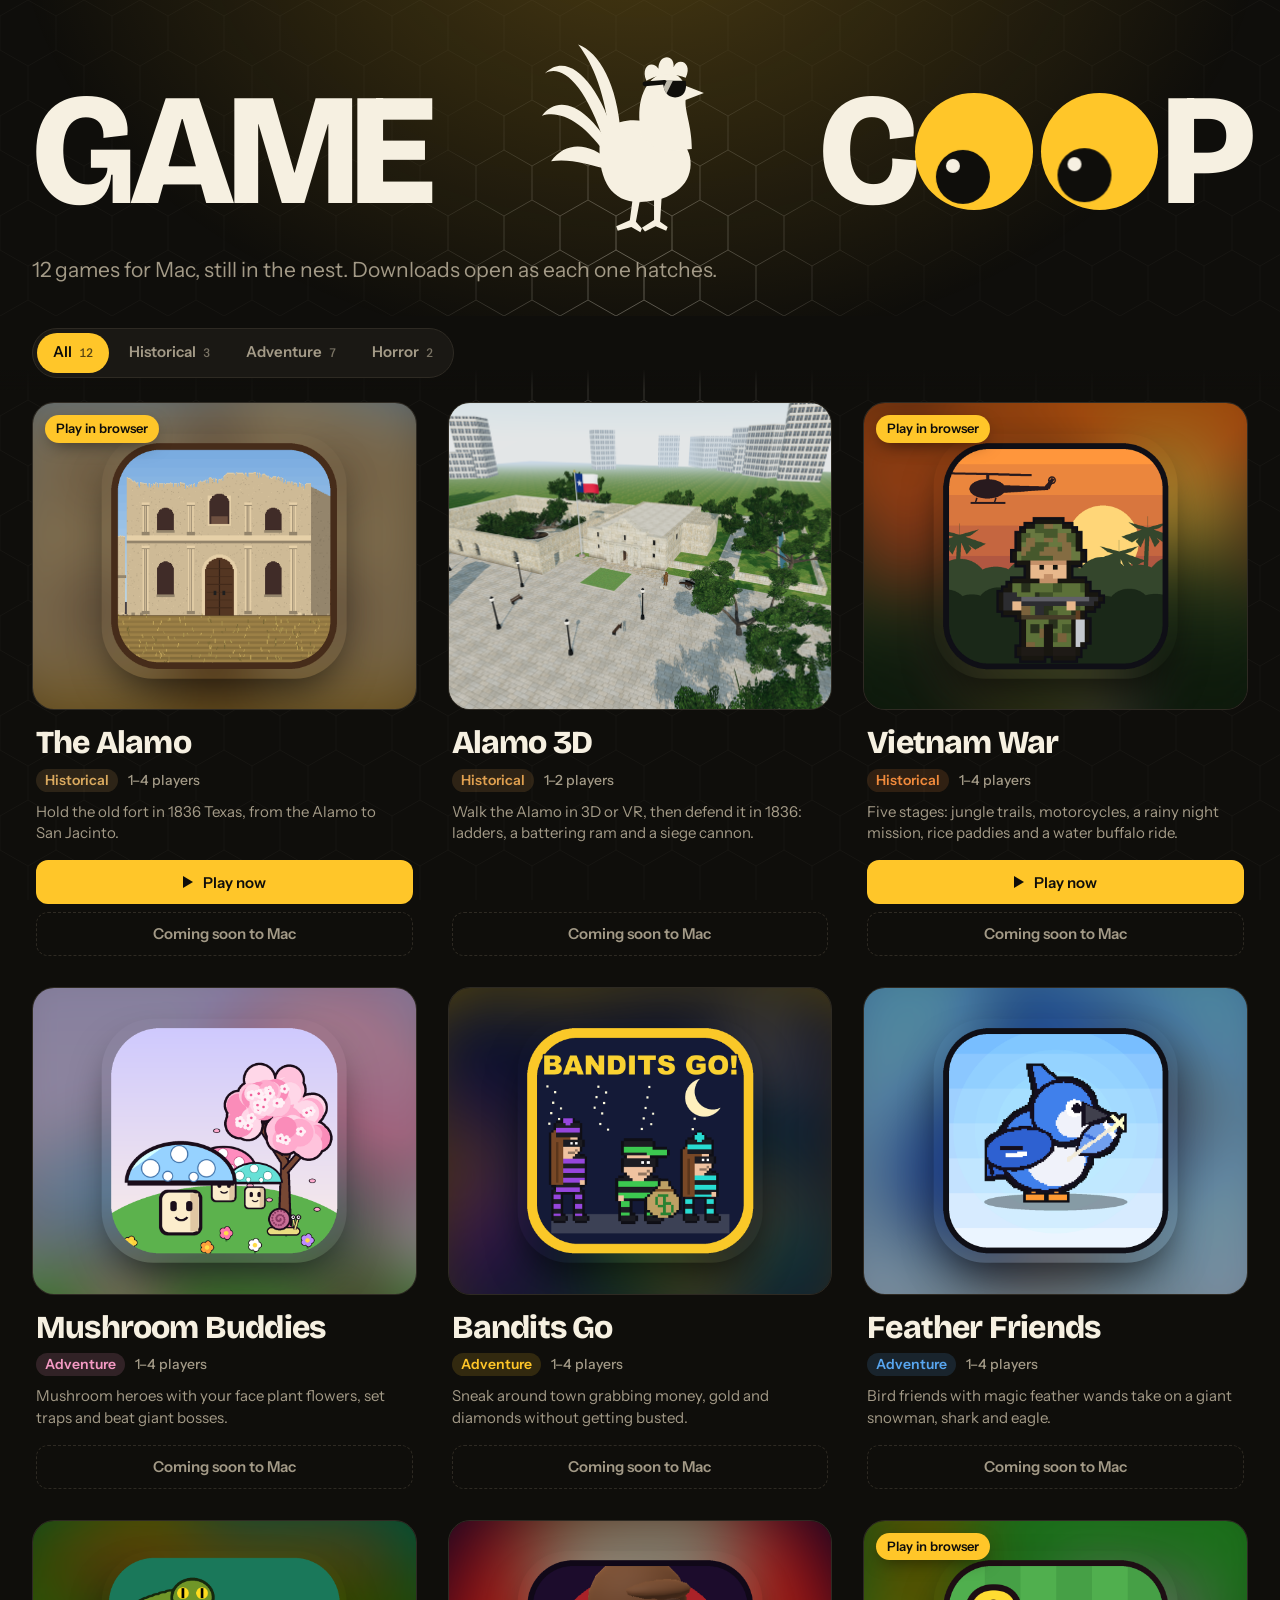
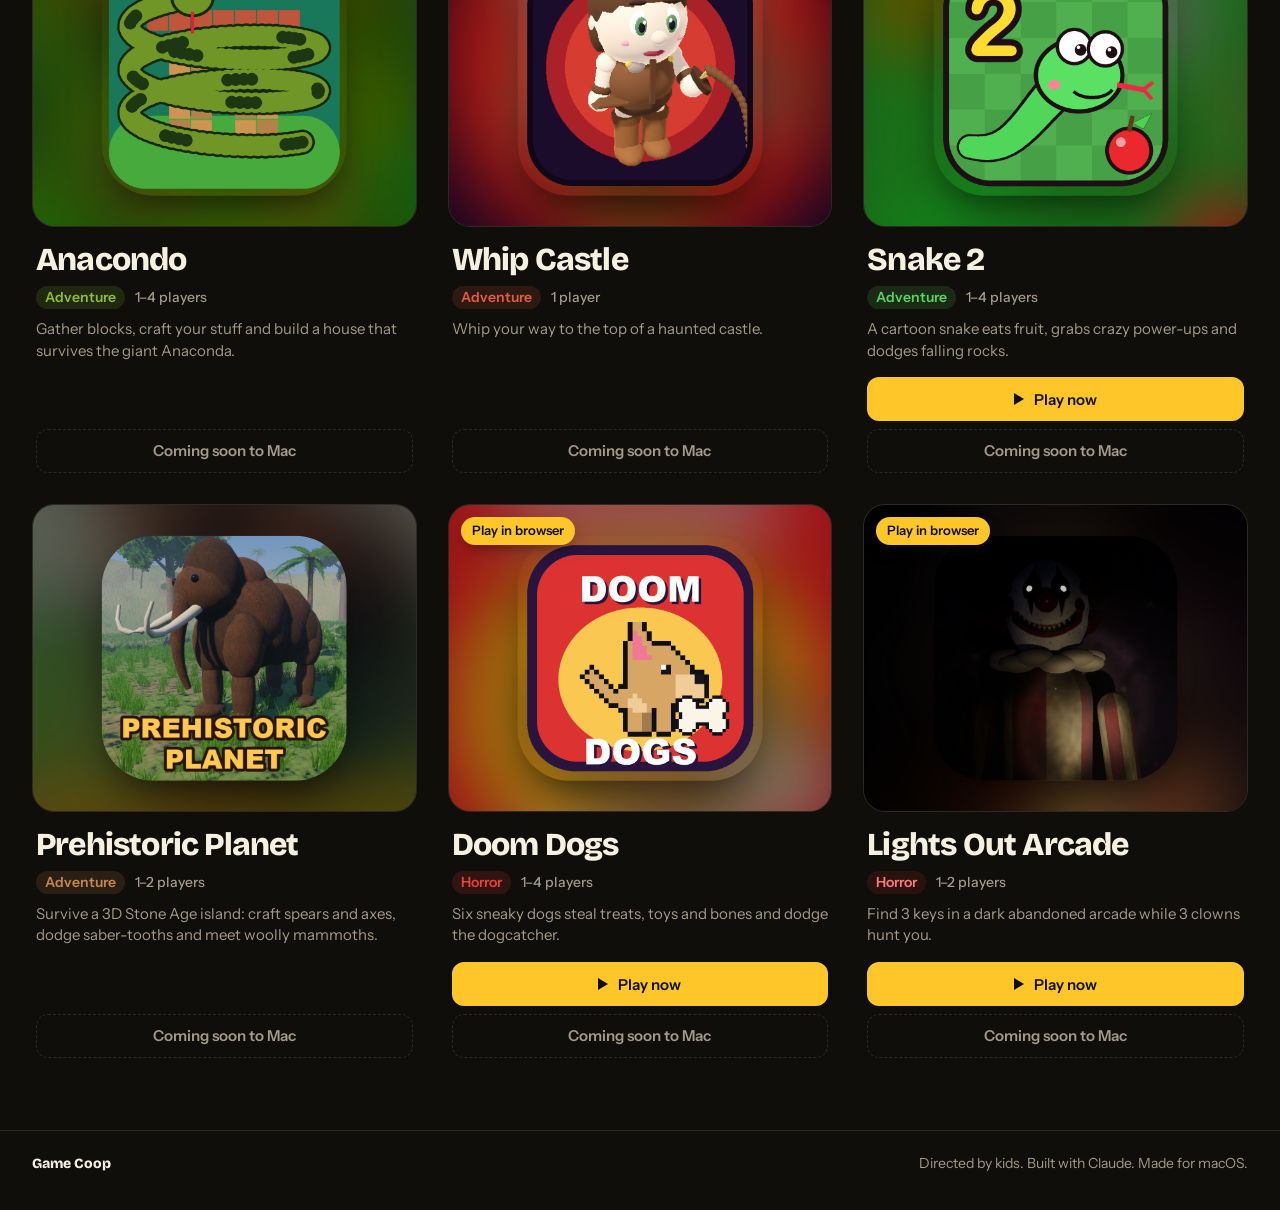
<file: index.html>
<!doctype html>
<html lang="en">
<head>
  <meta charset="utf-8">
  <meta name="viewport" content="width=device-width, initial-scale=1">
  <title>Game Coop</title>
  <meta name="description" content="Game Coop: original games for Mac.">
  <meta name="theme-color" content="#0f0e0b">
  <link rel="icon" href="data:image/svg+xml,<svg xmlns='http://www.w3.org/2000/svg' viewBox='0 0 32 32'><circle cx='16' cy='16' r='15' fill='%23ffc629'/><circle cx='20' cy='13' r='7' fill='%230f0e0b'/></svg>">
  <link rel="preconnect" href="https://fonts.googleapis.com">
  <link rel="preconnect" href="https://fonts.gstatic.com" crossorigin>
  <link rel="stylesheet" href="https://fonts.googleapis.com/css2?family=Bricolage+Grotesque:opsz,wght@12..96,500;12..96,800&family=Instrument+Sans:wght@400;500;600&display=swap">
  <link rel="stylesheet" href="styles.css">
</head>
<body>
  <div class="glow" aria-hidden="true"></div>
  <div class="wire" aria-hidden="true"></div>
  <div class="wire wire-lit" aria-hidden="true"></div>

  <header class="hero">
    <h1 class="wordmark" aria-label="Game Coop">
      <span aria-hidden="true">GAME</span>
      <svg class="mascot" viewBox="0 0 112 130" aria-hidden="true">
        <defs>
          <clipPath id="lens-clip">
            <path d="M82 27 H97 C98 33 96 38 90 38 C85 38 82 34 82 27Z"/>
          </clipPath>
        </defs>
        <g class="chick" fill="currentColor">
          <!-- rooster silhouette, facing right -->
          <path d="M54 62 C52 30 40 8 26 3 C36 16 44 36 47 66Z"/>
          <path d="M50 64 C40 30 20 6 4 22 C14 16 30 26 44 70Z"/>
          <path d="M48 72 C34 46 14 34 2 50 C14 46 30 54 46 78Z"/>
          <path d="M47 80 C34 68 18 66 8 80 C20 78 32 82 48 86Z"/>
          <path d="M40 72 C40 54 60 50 74 55 C90 61 102 70 100 85 C98 99 84 107 66 107 C48 107 40 93 40 72Z"/>
          <path d="M68 64 C64 46 67 30 79 23 C91 18 99 28 97 39 C96 47 101 56 101 72 L80 74Z"/>
          <path d="M71 27 C67 17 75 13 79 19 C79 9 90 9 89 18 C92 11 102 15 97 25 C90 22 79 22 71 27Z"/>
          <path d="M96 30 L109 35 L96 40Z"/>
          <path d="M93 42 C99 46 98 57 91 57 C86 55 87 46 93 42Z"/>
          <path d="M62 104 L60 119 L51 123 L52 126 L61 123.5 L67 127 L68 124.5 L64 120 L67 104Z"/>
          <path d="M76 104 L76 119 L68 124 L70 126.5 L77 123 L84 126 L85 123.5 L80 120 L81 104Z"/>
        </g>
        <!-- sunglasses -->
        <path d="M70 29 L83 28" stroke="#0f0e0b" stroke-width="3" stroke-linecap="round"/>
        <path d="M82 27 H97 C98 33 96 38 90 38 C85 38 82 34 82 27Z" fill="#0f0e0b"/>
        <g clip-path="url(#lens-clip)">
          <path class="glint" d="M78 40 L86 24 L90 24 L82 40Z" fill="#f6f0e1" opacity=".75"/>
        </g>
      </svg>
      <span class="coop" aria-hidden="true">C<span class="eye"><span class="pupil"></span></span><span class="eye"><span class="pupil"></span></span>P</span>
    </h1>
    <p class="tagline"><span id="game-count"></span> games for Mac, still in the nest. Downloads open as each one hatches.</p>
  </header>

  <nav class="filters" aria-label="Filter games by genre">
    <div class="chips" id="chips">
      <span class="chip-marker" aria-hidden="true"></span>
    </div>
  </nav>

  <main class="grid" id="grid"></main>

  <footer class="footer">
    <span>Game Coop</span>
    <span>Directed by kids. Built with Claude. Made for macOS.</span>
  </footer>

  <dialog class="player" id="player" aria-labelledby="player-title">
    <div class="player-bar">
      <h2 class="player-title" id="player-title"></h2>
      <span class="player-hint">Click the game, then use your keyboard or a controller</span>
      <button type="button" class="player-btn" id="player-full">Full screen</button>
      <button type="button" class="player-btn" id="player-close">Close</button>
    </div>
    <iframe class="player-frame" id="player-frame" title="Game" allow="fullscreen; gamepad; autoplay" allowfullscreen></iframe>
  </dialog>

  <script src="games.js"></script>
  <script src="app.js"></script>
</body>
</html>
</file>
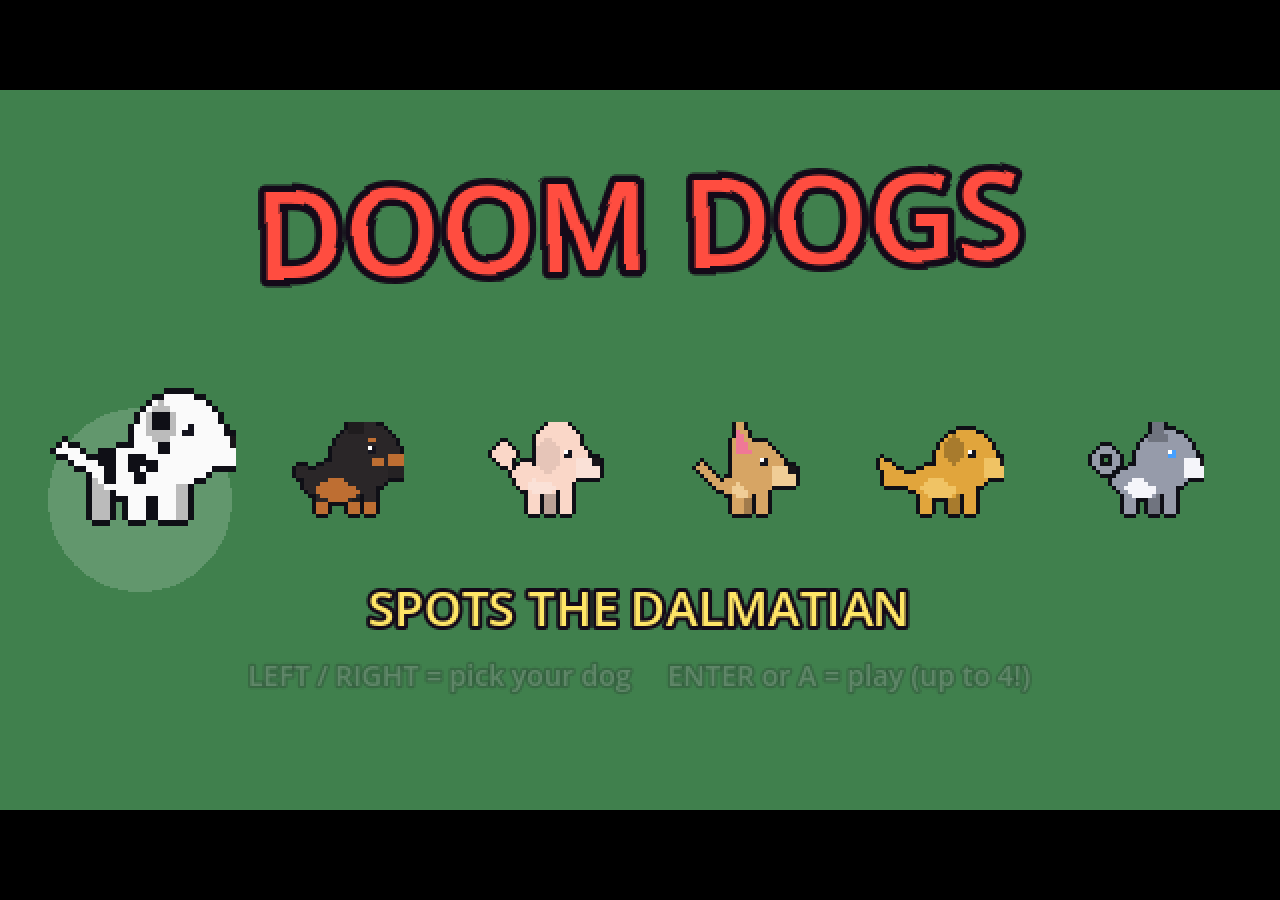
<file: play/doom-dogs/index.html>
<!DOCTYPE html>
<html lang="en">
	<head>
		<!-- Game Coop loading screen: the page shell for every game's Godot Web export
		     (export_presets.cfg -> html/custom_html_shell). Based on Godot 4.7's default godot.html. -->
		<meta charset="utf-8">
		<meta name="viewport" content="width=device-width, user-scalable=no, initial-scale=1.0">
		<title>Doom Dogs · Game Coop</title>
		<link rel="preconnect" href="https://fonts.googleapis.com">
		<link rel="preconnect" href="https://fonts.gstatic.com" crossorigin>
		<link rel="stylesheet" href="https://fonts.googleapis.com/css2?family=Bricolage+Grotesque:opsz,wght@12..96,800&family=Instrument+Sans:wght@500;600&display=swap">
		<style>
:root {
	--bg: #0f0e0b;
	--panel: #1a1814;
	--line: #2e2a23;
	--text: #f6f0e1;
	--muted: #a39a87;
	--yolk: #ffc629;
	--ease: cubic-bezier(.2, .8, .2, 1);
}

html, body, #canvas {
	margin: 0;
	padding: 0;
	border: 0;
}

body {
	color: var(--text);
	background-color: #000;
	overflow: hidden;
	touch-action: none;
	font-family: "Instrument Sans", system-ui, -apple-system, sans-serif;
}

#canvas {
	display: block;
}

#canvas:focus {
	outline: none;
}

/* ---------- The loading screen ---------- */

#status {
	position: absolute;
	inset: 0;
	z-index: 1;
	display: flex;
	flex-direction: column;
	align-items: center;
	justify-content: center;
	gap: clamp(14px, 3vh, 26px);
	padding: 16px;
	background:
		radial-gradient(60vmax 40vmax at 50% 0%, rgba(255, 198, 41, .14), transparent 70%),
		url("data:image/svg+xml,%3Csvg xmlns='http://www.w3.org/2000/svg' width='56' height='100'%3E%3Cpath d='M28 66L0 50V16L28 0l28 16v34L28 66v34' fill='none' stroke='%23f6f0e1' stroke-opacity='.05' stroke-width='1'/%3E%3C/svg%3E"),
		var(--bg);
	visibility: hidden;
	transition: opacity .45s ease;
}

#status.done {
	opacity: 0;
	pointer-events: none;
}

.wordmark {
	display: flex;
	align-items: center;
	gap: .22em;
	margin: 0;
	font-family: "Bricolage Grotesque", "Arial Black", system-ui, sans-serif;
	font-weight: 800;
	font-size: clamp(22px, 5vh, 40px);
	line-height: 1;
	letter-spacing: -.045em;
}

.coop { display: inline-flex; align-items: center; }

.eye {
	position: relative;
	display: inline-block;
	width: .74em;
	height: .74em;
	margin: 0 .025em;
	border-radius: 50%;
	background: var(--yolk);
	overflow: hidden;
	animation: blink 4.2s infinite;
}

.eye + .eye { animation-delay: .02s; }

.pupil {
	position: absolute;
	top: 27%;
	left: 27%;
	width: 46%;
	height: 46%;
	border-radius: 50%;
	background: var(--bg);
	animation: look 3.2s var(--ease) infinite;
}

.pupil::after {
	content: "";
	position: absolute;
	top: 16%;
	left: 18%;
	width: 26%;
	height: 26%;
	border-radius: 50%;
	background: var(--text);
}

.cover {
	width: clamp(110px, 30vh, 220px);
	aspect-ratio: 1;
	border-radius: 22%;
	object-fit: cover;
	box-shadow: 0 0 0 1px var(--line), 0 30px 70px -20px rgba(255, 198, 41, .35);
	animation: bob 2.4s ease-in-out infinite;
}

.title {
	margin: 0;
	font-family: "Bricolage Grotesque", "Arial Black", system-ui, sans-serif;
	font-weight: 800;
	font-size: clamp(22px, 4.6vh, 36px);
	letter-spacing: -.025em;
	text-align: center;
}

.loader {
	display: flex;
	flex-direction: column;
	align-items: center;
	gap: 10px;
	width: min(340px, 80vw);
}

.bar {
	width: 100%;
	height: 10px;
	overflow: hidden;
	border-radius: 999px;
	background: var(--panel);
	box-shadow: inset 0 0 0 1px var(--line);
}

.fill {
	width: 0;
	height: 100%;
	border-radius: inherit;
	background: var(--yolk);
	transition: width .25s ease;
}

.bar.waiting .fill {
	width: 30%;
	animation: slide 1.1s ease-in-out infinite;
}

.label {
	color: var(--muted);
	font-size: 14px;
	font-weight: 600;
	font-variant-numeric: tabular-nums;
}

#status-notice {
	display: none;
	max-width: 30em;
	padding: 14px 18px;
	border: 1px solid #9b3943;
	border-radius: 12px;
	background: #3a1f24;
	color: #f3dcdc;
	font-size: 15px;
	line-height: 1.4;
	text-align: center;
}

#status.failed .loader { display: none; }
#status.failed #status-notice { display: block; }

@keyframes look {
	0%, 18% { transform: translate(-30%, 10%); }
	30%, 55% { transform: translate(30%, 10%); }
	68%, 100% { transform: translate(-30%, 10%); }
}

@keyframes blink {
	0%, 92%, 100% { transform: none; }
	95% { transform: scaleY(.08); }
}

@keyframes bob {
	0%, 100% { transform: translateY(0); }
	50% { transform: translateY(-6px); }
}

@keyframes slide {
	from { transform: translateX(-100%); }
	to { transform: translateX(340%); }
}

@media (prefers-reduced-motion: reduce) {
	*, *::before, *::after { animation: none !important; transition: none !important; }
}
		</style>
		<link id="-gd-engine-icon" rel="icon" type="image/png" href="index.icon.png" />
<link rel="apple-touch-icon" href="index.apple-touch-icon.png"/>

	</head>
	<body>
		<canvas id="canvas">
			Your browser does not support the canvas tag.
		</canvas>

		<noscript>
			Your browser does not support JavaScript.
		</noscript>

		<div id="status">
			<p class="wordmark" aria-label="Game Coop">
				<span aria-hidden="true">GAME</span>
				<span class="coop" aria-hidden="true">C<span class="eye"><span class="pupil"></span></span><span class="eye"><span class="pupil"></span></span>P</span>
			</p>
			<img class="cover" src="index.icon.png" alt="" onerror="this.remove()">
			<h1 class="title">Doom Dogs</h1>
			<div class="loader" role="status" aria-live="polite">
				<div class="bar waiting" id="status-bar"><div class="fill" id="status-fill"></div></div>
				<span class="label" id="status-label">Hatching…</span>
			</div>
			<div id="status-notice"></div>
		</div>

		<script src="index.js"></script>
		<script>
const GODOT_CONFIG = {"args":[],"canvasResizePolicy":2,"emscriptenPoolSize":8,"ensureCrossOriginIsolationHeaders":true,"executable":"index","experimentalVK":false,"fileSizes":{"index.pck":419192,"index.wasm":39514754},"focusCanvas":true,"gdextensionLibs":[],"godotPoolSize":4};
const GODOT_THREADS_ENABLED = false;
const engine = new Engine(GODOT_CONFIG);

(function () {
	const statusOverlay = document.getElementById('status');
	const statusBar = document.getElementById('status-bar');
	const statusFill = document.getElementById('status-fill');
	const statusLabel = document.getElementById('status-label');
	const statusNotice = document.getElementById('status-notice');

	let initializing = true;

	function showLoading() {
		statusOverlay.style.visibility = 'visible';
	}

	function hideLoading() {
		initializing = false;
		statusFill.style.width = '100%';
		statusLabel.textContent = 'Hatched!';
		statusOverlay.classList.add('done');
		setTimeout(() => statusOverlay.remove(), 500);
	}

	function setStatusNotice(text) {
		while (statusNotice.lastChild) {
			statusNotice.removeChild(statusNotice.lastChild);
		}
		text.split('\n').forEach((line) => {
			statusNotice.appendChild(document.createTextNode(line));
			statusNotice.appendChild(document.createElement('br'));
		});
	}

	function displayFailureNotice(err) {
		console.error(err);
		if (err instanceof Error) {
			setStatusNotice(err.message);
		} else if (typeof err === 'string') {
			setStatusNotice(err);
		} else {
			setStatusNotice('Something went wrong loading the game. Try reloading the page.');
		}
		statusOverlay.style.visibility = 'visible';
		statusOverlay.classList.add('failed');
		initializing = false;
	}

	const missing = Engine.getMissingFeatures({
		threads: GODOT_THREADS_ENABLED,
	});

	if (missing.length !== 0) {
		displayFailureNotice('This browser can\'t run the game. It is missing:\n' + missing.join('\n'));
		return;
	}

	showLoading();
	engine.startGame({
		'onProgress': function (current, total) {
			if (!initializing) {
				return;
			}
			if (current > 0 && total > 0) {
				const percent = Math.min(100, Math.round((current / total) * 100));
				statusBar.classList.remove('waiting');
				statusFill.style.width = percent + '%';
				statusLabel.textContent = 'Hatching… ' + percent + '%';
			} else {
				statusBar.classList.add('waiting');
			}
		},
	}).then(hideLoading, displayFailureNotice);
}());
		</script>
	</body>
</html>
</file>
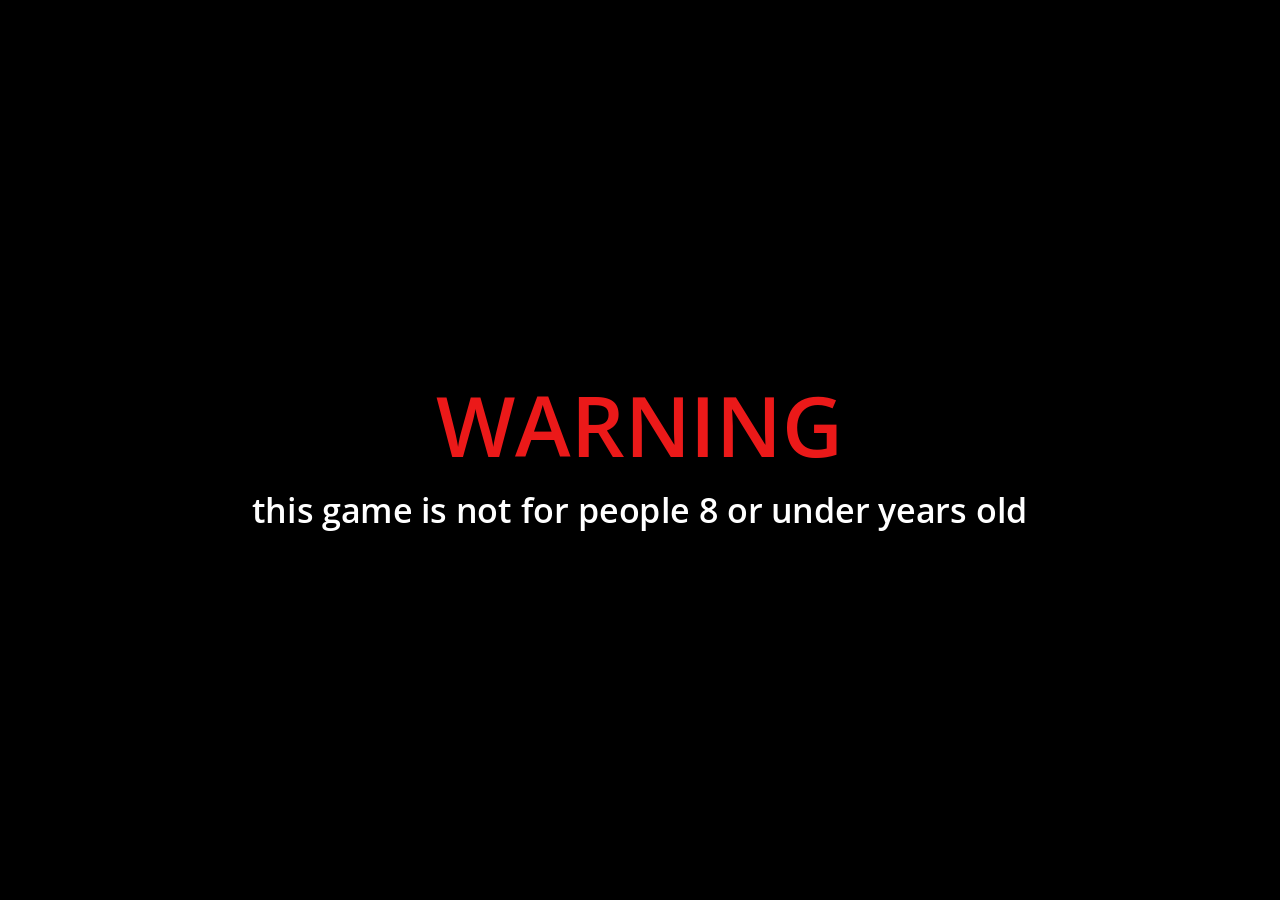
<file: play/lights-out-arcade/index.html>
<!DOCTYPE html>
<html lang="en">
	<head>
		<!-- Game Coop loading screen: the page shell for every game's Godot Web export
		     (export_presets.cfg -> html/custom_html_shell). Based on Godot 4.7's default godot.html. -->
		<meta charset="utf-8">
		<meta name="viewport" content="width=device-width, user-scalable=no, initial-scale=1.0">
		<title>Lights Out Arcade · Game Coop</title>
		<link rel="preconnect" href="https://fonts.googleapis.com">
		<link rel="preconnect" href="https://fonts.gstatic.com" crossorigin>
		<link rel="stylesheet" href="https://fonts.googleapis.com/css2?family=Bricolage+Grotesque:opsz,wght@12..96,800&family=Instrument+Sans:wght@500;600&display=swap">
		<style>
:root {
	--bg: #0f0e0b;
	--panel: #1a1814;
	--line: #2e2a23;
	--text: #f6f0e1;
	--muted: #a39a87;
	--yolk: #ffc629;
	--ease: cubic-bezier(.2, .8, .2, 1);
}

html, body, #canvas {
	margin: 0;
	padding: 0;
	border: 0;
}

body {
	color: var(--text);
	background-color: #000;
	overflow: hidden;
	touch-action: none;
	font-family: "Instrument Sans", system-ui, -apple-system, sans-serif;
}

#canvas {
	display: block;
}

#canvas:focus {
	outline: none;
}

/* ---------- The loading screen ---------- */

#status {
	position: absolute;
	inset: 0;
	z-index: 1;
	display: flex;
	flex-direction: column;
	align-items: center;
	justify-content: center;
	gap: clamp(14px, 3vh, 26px);
	padding: 16px;
	background:
		radial-gradient(60vmax 40vmax at 50% 0%, rgba(255, 198, 41, .14), transparent 70%),
		url("data:image/svg+xml,%3Csvg xmlns='http://www.w3.org/2000/svg' width='56' height='100'%3E%3Cpath d='M28 66L0 50V16L28 0l28 16v34L28 66v34' fill='none' stroke='%23f6f0e1' stroke-opacity='.05' stroke-width='1'/%3E%3C/svg%3E"),
		var(--bg);
	visibility: hidden;
	transition: opacity .45s ease;
}

#status.done {
	opacity: 0;
	pointer-events: none;
}

.wordmark {
	display: flex;
	align-items: center;
	gap: .22em;
	margin: 0;
	font-family: "Bricolage Grotesque", "Arial Black", system-ui, sans-serif;
	font-weight: 800;
	font-size: clamp(22px, 5vh, 40px);
	line-height: 1;
	letter-spacing: -.045em;
}

.coop { display: inline-flex; align-items: center; }

.eye {
	position: relative;
	display: inline-block;
	width: .74em;
	height: .74em;
	margin: 0 .025em;
	border-radius: 50%;
	background: var(--yolk);
	overflow: hidden;
	animation: blink 4.2s infinite;
}

.eye + .eye { animation-delay: .02s; }

.pupil {
	position: absolute;
	top: 27%;
	left: 27%;
	width: 46%;
	height: 46%;
	border-radius: 50%;
	background: var(--bg);
	animation: look 3.2s var(--ease) infinite;
}

.pupil::after {
	content: "";
	position: absolute;
	top: 16%;
	left: 18%;
	width: 26%;
	height: 26%;
	border-radius: 50%;
	background: var(--text);
}

.cover {
	width: clamp(110px, 30vh, 220px);
	aspect-ratio: 1;
	border-radius: 22%;
	object-fit: cover;
	box-shadow: 0 0 0 1px var(--line), 0 30px 70px -20px rgba(255, 198, 41, .35);
	animation: bob 2.4s ease-in-out infinite;
}

.title {
	margin: 0;
	font-family: "Bricolage Grotesque", "Arial Black", system-ui, sans-serif;
	font-weight: 800;
	font-size: clamp(22px, 4.6vh, 36px);
	letter-spacing: -.025em;
	text-align: center;
}

.loader {
	display: flex;
	flex-direction: column;
	align-items: center;
	gap: 10px;
	width: min(340px, 80vw);
}

.bar {
	width: 100%;
	height: 10px;
	overflow: hidden;
	border-radius: 999px;
	background: var(--panel);
	box-shadow: inset 0 0 0 1px var(--line);
}

.fill {
	width: 0;
	height: 100%;
	border-radius: inherit;
	background: var(--yolk);
	transition: width .25s ease;
}

.bar.waiting .fill {
	width: 30%;
	animation: slide 1.1s ease-in-out infinite;
}

.label {
	color: var(--muted);
	font-size: 14px;
	font-weight: 600;
	font-variant-numeric: tabular-nums;
}

#status-notice {
	display: none;
	max-width: 30em;
	padding: 14px 18px;
	border: 1px solid #9b3943;
	border-radius: 12px;
	background: #3a1f24;
	color: #f3dcdc;
	font-size: 15px;
	line-height: 1.4;
	text-align: center;
}

#status.failed .loader { display: none; }
#status.failed #status-notice { display: block; }

@keyframes look {
	0%, 18% { transform: translate(-30%, 10%); }
	30%, 55% { transform: translate(30%, 10%); }
	68%, 100% { transform: translate(-30%, 10%); }
}

@keyframes blink {
	0%, 92%, 100% { transform: none; }
	95% { transform: scaleY(.08); }
}

@keyframes bob {
	0%, 100% { transform: translateY(0); }
	50% { transform: translateY(-6px); }
}

@keyframes slide {
	from { transform: translateX(-100%); }
	to { transform: translateX(340%); }
}

@media (prefers-reduced-motion: reduce) {
	*, *::before, *::after { animation: none !important; transition: none !important; }
}
		</style>
		<link id="-gd-engine-icon" rel="icon" type="image/png" href="index.icon.png" />
<link rel="apple-touch-icon" href="index.apple-touch-icon.png"/>

	</head>
	<body>
		<canvas id="canvas">
			Your browser does not support the canvas tag.
		</canvas>

		<noscript>
			Your browser does not support JavaScript.
		</noscript>

		<div id="status">
			<p class="wordmark" aria-label="Game Coop">
				<span aria-hidden="true">GAME</span>
				<span class="coop" aria-hidden="true">C<span class="eye"><span class="pupil"></span></span><span class="eye"><span class="pupil"></span></span>P</span>
			</p>
			<img class="cover" src="index.icon.png" alt="" onerror="this.remove()">
			<h1 class="title">Lights Out Arcade</h1>
			<div class="loader" role="status" aria-live="polite">
				<div class="bar waiting" id="status-bar"><div class="fill" id="status-fill"></div></div>
				<span class="label" id="status-label">Hatching…</span>
			</div>
			<div id="status-notice"></div>
		</div>

		<script src="index.js"></script>
		<script>
const GODOT_CONFIG = {"args":[],"canvasResizePolicy":2,"emscriptenPoolSize":8,"ensureCrossOriginIsolationHeaders":true,"executable":"index","experimentalVK":false,"fileSizes":{"index.pck":16716052,"index.wasm":39514754},"focusCanvas":true,"gdextensionLibs":[],"godotPoolSize":4};
const GODOT_THREADS_ENABLED = false;
const engine = new Engine(GODOT_CONFIG);

(function () {
	const statusOverlay = document.getElementById('status');
	const statusBar = document.getElementById('status-bar');
	const statusFill = document.getElementById('status-fill');
	const statusLabel = document.getElementById('status-label');
	const statusNotice = document.getElementById('status-notice');

	let initializing = true;

	function showLoading() {
		statusOverlay.style.visibility = 'visible';
	}

	function hideLoading() {
		initializing = false;
		statusFill.style.width = '100%';
		statusLabel.textContent = 'Hatched!';
		statusOverlay.classList.add('done');
		setTimeout(() => statusOverlay.remove(), 500);
	}

	function setStatusNotice(text) {
		while (statusNotice.lastChild) {
			statusNotice.removeChild(statusNotice.lastChild);
		}
		text.split('\n').forEach((line) => {
			statusNotice.appendChild(document.createTextNode(line));
			statusNotice.appendChild(document.createElement('br'));
		});
	}

	function displayFailureNotice(err) {
		console.error(err);
		if (err instanceof Error) {
			setStatusNotice(err.message);
		} else if (typeof err === 'string') {
			setStatusNotice(err);
		} else {
			setStatusNotice('Something went wrong loading the game. Try reloading the page.');
		}
		statusOverlay.style.visibility = 'visible';
		statusOverlay.classList.add('failed');
		initializing = false;
	}

	const missing = Engine.getMissingFeatures({
		threads: GODOT_THREADS_ENABLED,
	});

	if (missing.length !== 0) {
		displayFailureNotice('This browser can\'t run the game. It is missing:\n' + missing.join('\n'));
		return;
	}

	showLoading();
	engine.startGame({
		'onProgress': function (current, total) {
			if (!initializing) {
				return;
			}
			if (current > 0 && total > 0) {
				const percent = Math.min(100, Math.round((current / total) * 100));
				statusBar.classList.remove('waiting');
				statusFill.style.width = percent + '%';
				statusLabel.textContent = 'Hatching… ' + percent + '%';
			} else {
				statusBar.classList.add('waiting');
			}
		},
	}).then(hideLoading, displayFailureNotice);
}());
		</script>
	</body>
</html>
</file>
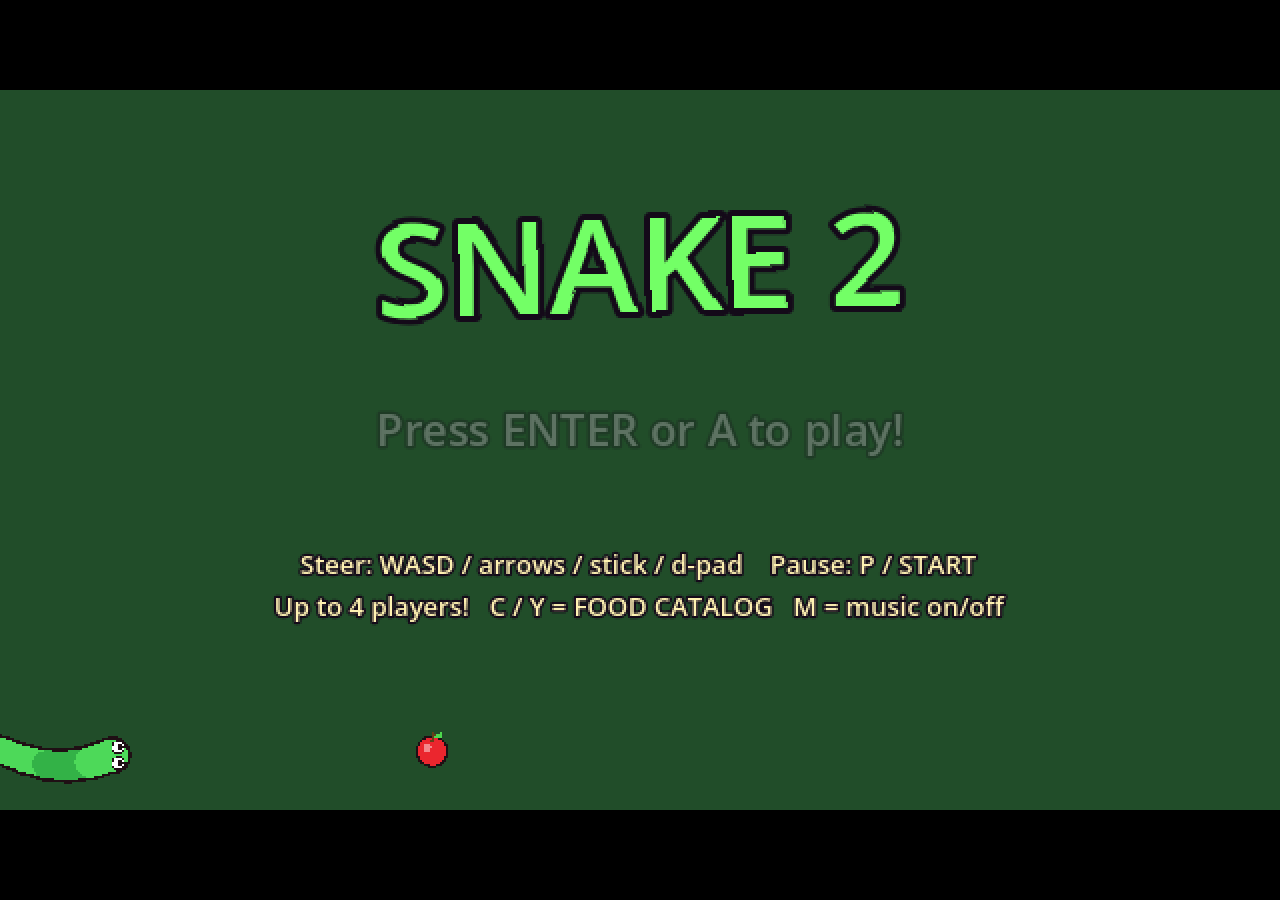
<file: play/snake-2/index.html>
<!DOCTYPE html>
<html lang="en">
	<head>
		<!-- Game Coop loading screen: the page shell for every game's Godot Web export
		     (export_presets.cfg -> html/custom_html_shell). Based on Godot 4.7's default godot.html. -->
		<meta charset="utf-8">
		<meta name="viewport" content="width=device-width, user-scalable=no, initial-scale=1.0">
		<title>Snake 2 · Game Coop</title>
		<link rel="preconnect" href="https://fonts.googleapis.com">
		<link rel="preconnect" href="https://fonts.gstatic.com" crossorigin>
		<link rel="stylesheet" href="https://fonts.googleapis.com/css2?family=Bricolage+Grotesque:opsz,wght@12..96,800&family=Instrument+Sans:wght@500;600&display=swap">
		<style>
:root {
	--bg: #0f0e0b;
	--panel: #1a1814;
	--line: #2e2a23;
	--text: #f6f0e1;
	--muted: #a39a87;
	--yolk: #ffc629;
	--ease: cubic-bezier(.2, .8, .2, 1);
}

html, body, #canvas {
	margin: 0;
	padding: 0;
	border: 0;
}

body {
	color: var(--text);
	background-color: #000;
	overflow: hidden;
	touch-action: none;
	font-family: "Instrument Sans", system-ui, -apple-system, sans-serif;
}

#canvas {
	display: block;
}

#canvas:focus {
	outline: none;
}

/* ---------- The loading screen ---------- */

#status {
	position: absolute;
	inset: 0;
	z-index: 1;
	display: flex;
	flex-direction: column;
	align-items: center;
	justify-content: center;
	gap: clamp(14px, 3vh, 26px);
	padding: 16px;
	background:
		radial-gradient(60vmax 40vmax at 50% 0%, rgba(255, 198, 41, .14), transparent 70%),
		url("data:image/svg+xml,%3Csvg xmlns='http://www.w3.org/2000/svg' width='56' height='100'%3E%3Cpath d='M28 66L0 50V16L28 0l28 16v34L28 66v34' fill='none' stroke='%23f6f0e1' stroke-opacity='.05' stroke-width='1'/%3E%3C/svg%3E"),
		var(--bg);
	visibility: hidden;
	transition: opacity .45s ease;
}

#status.done {
	opacity: 0;
	pointer-events: none;
}

.wordmark {
	display: flex;
	align-items: center;
	gap: .22em;
	margin: 0;
	font-family: "Bricolage Grotesque", "Arial Black", system-ui, sans-serif;
	font-weight: 800;
	font-size: clamp(22px, 5vh, 40px);
	line-height: 1;
	letter-spacing: -.045em;
}

.coop { display: inline-flex; align-items: center; }

.eye {
	position: relative;
	display: inline-block;
	width: .74em;
	height: .74em;
	margin: 0 .025em;
	border-radius: 50%;
	background: var(--yolk);
	overflow: hidden;
	animation: blink 4.2s infinite;
}

.eye + .eye { animation-delay: .02s; }

.pupil {
	position: absolute;
	top: 27%;
	left: 27%;
	width: 46%;
	height: 46%;
	border-radius: 50%;
	background: var(--bg);
	animation: look 3.2s var(--ease) infinite;
}

.pupil::after {
	content: "";
	position: absolute;
	top: 16%;
	left: 18%;
	width: 26%;
	height: 26%;
	border-radius: 50%;
	background: var(--text);
}

.cover {
	width: clamp(110px, 30vh, 220px);
	aspect-ratio: 1;
	border-radius: 22%;
	object-fit: cover;
	box-shadow: 0 0 0 1px var(--line), 0 30px 70px -20px rgba(255, 198, 41, .35);
	animation: bob 2.4s ease-in-out infinite;
}

.title {
	margin: 0;
	font-family: "Bricolage Grotesque", "Arial Black", system-ui, sans-serif;
	font-weight: 800;
	font-size: clamp(22px, 4.6vh, 36px);
	letter-spacing: -.025em;
	text-align: center;
}

.loader {
	display: flex;
	flex-direction: column;
	align-items: center;
	gap: 10px;
	width: min(340px, 80vw);
}

.bar {
	width: 100%;
	height: 10px;
	overflow: hidden;
	border-radius: 999px;
	background: var(--panel);
	box-shadow: inset 0 0 0 1px var(--line);
}

.fill {
	width: 0;
	height: 100%;
	border-radius: inherit;
	background: var(--yolk);
	transition: width .25s ease;
}

.bar.waiting .fill {
	width: 30%;
	animation: slide 1.1s ease-in-out infinite;
}

.label {
	color: var(--muted);
	font-size: 14px;
	font-weight: 600;
	font-variant-numeric: tabular-nums;
}

#status-notice {
	display: none;
	max-width: 30em;
	padding: 14px 18px;
	border: 1px solid #9b3943;
	border-radius: 12px;
	background: #3a1f24;
	color: #f3dcdc;
	font-size: 15px;
	line-height: 1.4;
	text-align: center;
}

#status.failed .loader { display: none; }
#status.failed #status-notice { display: block; }

@keyframes look {
	0%, 18% { transform: translate(-30%, 10%); }
	30%, 55% { transform: translate(30%, 10%); }
	68%, 100% { transform: translate(-30%, 10%); }
}

@keyframes blink {
	0%, 92%, 100% { transform: none; }
	95% { transform: scaleY(.08); }
}

@keyframes bob {
	0%, 100% { transform: translateY(0); }
	50% { transform: translateY(-6px); }
}

@keyframes slide {
	from { transform: translateX(-100%); }
	to { transform: translateX(340%); }
}

@media (prefers-reduced-motion: reduce) {
	*, *::before, *::after { animation: none !important; transition: none !important; }
}
		</style>
		<link id="-gd-engine-icon" rel="icon" type="image/png" href="index.icon.png" />
<link rel="apple-touch-icon" href="index.apple-touch-icon.png"/>

	</head>
	<body>
		<canvas id="canvas">
			Your browser does not support the canvas tag.
		</canvas>

		<noscript>
			Your browser does not support JavaScript.
		</noscript>

		<div id="status">
			<p class="wordmark" aria-label="Game Coop">
				<span aria-hidden="true">GAME</span>
				<span class="coop" aria-hidden="true">C<span class="eye"><span class="pupil"></span></span><span class="eye"><span class="pupil"></span></span>P</span>
			</p>
			<img class="cover" src="index.icon.png" alt="" onerror="this.remove()">
			<h1 class="title">Snake 2</h1>
			<div class="loader" role="status" aria-live="polite">
				<div class="bar waiting" id="status-bar"><div class="fill" id="status-fill"></div></div>
				<span class="label" id="status-label">Hatching…</span>
			</div>
			<div id="status-notice"></div>
		</div>

		<script src="index.js"></script>
		<script>
const GODOT_CONFIG = {"args":[],"canvasResizePolicy":2,"emscriptenPoolSize":8,"ensureCrossOriginIsolationHeaders":true,"executable":"index","experimentalVK":false,"fileSizes":{"index.pck":1023948,"index.wasm":39514754},"focusCanvas":true,"gdextensionLibs":[],"godotPoolSize":4};
const GODOT_THREADS_ENABLED = false;
const engine = new Engine(GODOT_CONFIG);

(function () {
	const statusOverlay = document.getElementById('status');
	const statusBar = document.getElementById('status-bar');
	const statusFill = document.getElementById('status-fill');
	const statusLabel = document.getElementById('status-label');
	const statusNotice = document.getElementById('status-notice');

	let initializing = true;

	function showLoading() {
		statusOverlay.style.visibility = 'visible';
	}

	function hideLoading() {
		initializing = false;
		statusFill.style.width = '100%';
		statusLabel.textContent = 'Hatched!';
		statusOverlay.classList.add('done');
		setTimeout(() => statusOverlay.remove(), 500);
	}

	function setStatusNotice(text) {
		while (statusNotice.lastChild) {
			statusNotice.removeChild(statusNotice.lastChild);
		}
		text.split('\n').forEach((line) => {
			statusNotice.appendChild(document.createTextNode(line));
			statusNotice.appendChild(document.createElement('br'));
		});
	}

	function displayFailureNotice(err) {
		console.error(err);
		if (err instanceof Error) {
			setStatusNotice(err.message);
		} else if (typeof err === 'string') {
			setStatusNotice(err);
		} else {
			setStatusNotice('Something went wrong loading the game. Try reloading the page.');
		}
		statusOverlay.style.visibility = 'visible';
		statusOverlay.classList.add('failed');
		initializing = false;
	}

	const missing = Engine.getMissingFeatures({
		threads: GODOT_THREADS_ENABLED,
	});

	if (missing.length !== 0) {
		displayFailureNotice('This browser can\'t run the game. It is missing:\n' + missing.join('\n'));
		return;
	}

	showLoading();
	engine.startGame({
		'onProgress': function (current, total) {
			if (!initializing) {
				return;
			}
			if (current > 0 && total > 0) {
				const percent = Math.min(100, Math.round((current / total) * 100));
				statusBar.classList.remove('waiting');
				statusFill.style.width = percent + '%';
				statusLabel.textContent = 'Hatching… ' + percent + '%';
			} else {
				statusBar.classList.add('waiting');
			}
		},
	}).then(hideLoading, displayFailureNotice);
}());
		</script>
	</body>
</html>
</file>
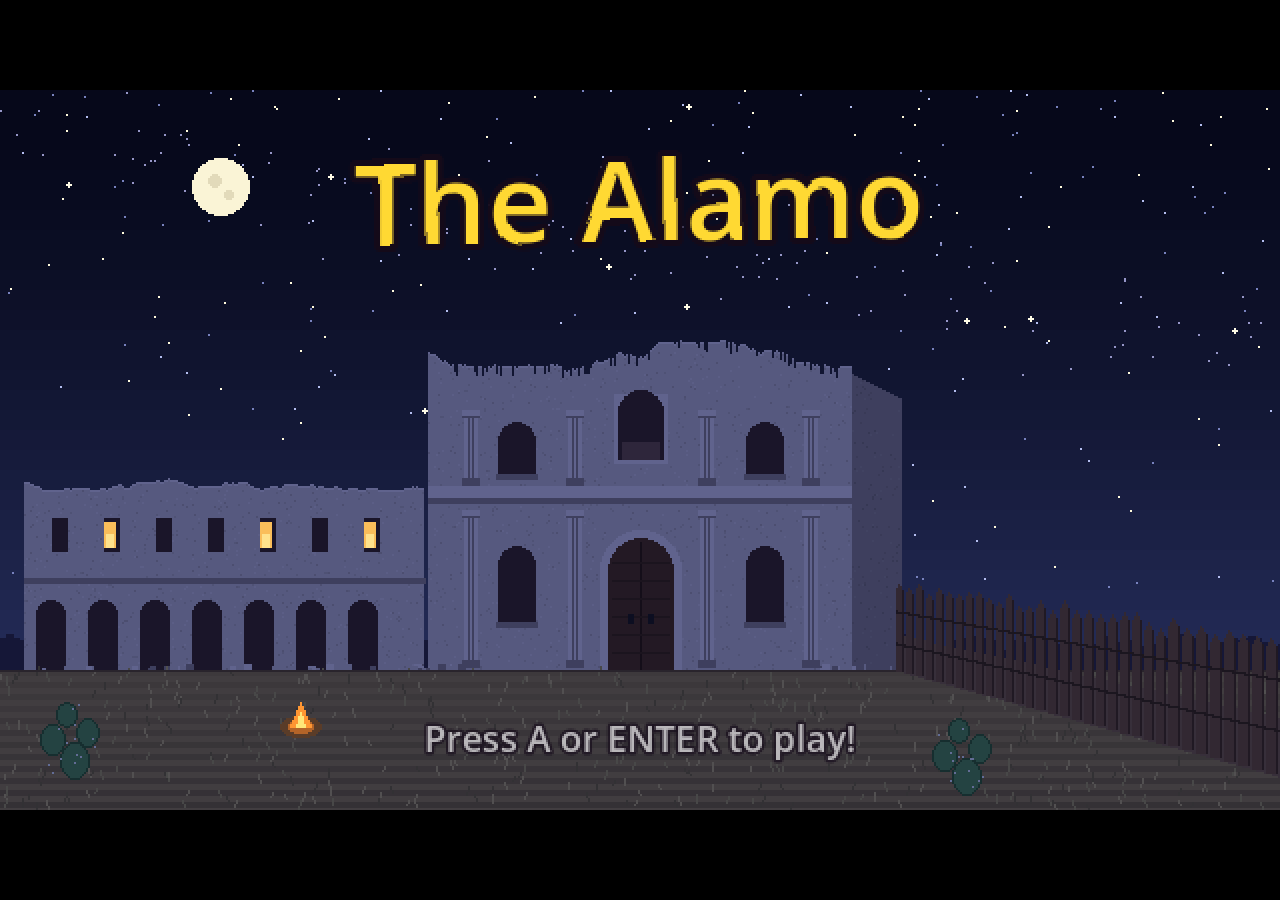
<file: play/the-alamo/index.html>
<!DOCTYPE html>
<html lang="en">
	<head>
		<!-- Game Coop loading screen: the page shell for every game's Godot Web export
		     (export_presets.cfg -> html/custom_html_shell). Based on Godot 4.7's default godot.html. -->
		<meta charset="utf-8">
		<meta name="viewport" content="width=device-width, user-scalable=no, initial-scale=1.0">
		<title>The Alamo · Game Coop</title>
		<link rel="preconnect" href="https://fonts.googleapis.com">
		<link rel="preconnect" href="https://fonts.gstatic.com" crossorigin>
		<link rel="stylesheet" href="https://fonts.googleapis.com/css2?family=Bricolage+Grotesque:opsz,wght@12..96,800&family=Instrument+Sans:wght@500;600&display=swap">
		<style>
:root {
	--bg: #0f0e0b;
	--panel: #1a1814;
	--line: #2e2a23;
	--text: #f6f0e1;
	--muted: #a39a87;
	--yolk: #ffc629;
	--ease: cubic-bezier(.2, .8, .2, 1);
}

html, body, #canvas {
	margin: 0;
	padding: 0;
	border: 0;
}

body {
	color: var(--text);
	background-color: #000;
	overflow: hidden;
	touch-action: none;
	font-family: "Instrument Sans", system-ui, -apple-system, sans-serif;
}

#canvas {
	display: block;
}

#canvas:focus {
	outline: none;
}

/* ---------- The loading screen ---------- */

#status {
	position: absolute;
	inset: 0;
	z-index: 1;
	display: flex;
	flex-direction: column;
	align-items: center;
	justify-content: center;
	gap: clamp(14px, 3vh, 26px);
	padding: 16px;
	background:
		radial-gradient(60vmax 40vmax at 50% 0%, rgba(255, 198, 41, .14), transparent 70%),
		url("data:image/svg+xml,%3Csvg xmlns='http://www.w3.org/2000/svg' width='56' height='100'%3E%3Cpath d='M28 66L0 50V16L28 0l28 16v34L28 66v34' fill='none' stroke='%23f6f0e1' stroke-opacity='.05' stroke-width='1'/%3E%3C/svg%3E"),
		var(--bg);
	visibility: hidden;
	transition: opacity .45s ease;
}

#status.done {
	opacity: 0;
	pointer-events: none;
}

.wordmark {
	display: flex;
	align-items: center;
	gap: .22em;
	margin: 0;
	font-family: "Bricolage Grotesque", "Arial Black", system-ui, sans-serif;
	font-weight: 800;
	font-size: clamp(22px, 5vh, 40px);
	line-height: 1;
	letter-spacing: -.045em;
}

.coop { display: inline-flex; align-items: center; }

.eye {
	position: relative;
	display: inline-block;
	width: .74em;
	height: .74em;
	margin: 0 .025em;
	border-radius: 50%;
	background: var(--yolk);
	overflow: hidden;
	animation: blink 4.2s infinite;
}

.eye + .eye { animation-delay: .02s; }

.pupil {
	position: absolute;
	top: 27%;
	left: 27%;
	width: 46%;
	height: 46%;
	border-radius: 50%;
	background: var(--bg);
	animation: look 3.2s var(--ease) infinite;
}

.pupil::after {
	content: "";
	position: absolute;
	top: 16%;
	left: 18%;
	width: 26%;
	height: 26%;
	border-radius: 50%;
	background: var(--text);
}

.cover {
	width: clamp(110px, 30vh, 220px);
	aspect-ratio: 1;
	border-radius: 22%;
	object-fit: cover;
	box-shadow: 0 0 0 1px var(--line), 0 30px 70px -20px rgba(255, 198, 41, .35);
	animation: bob 2.4s ease-in-out infinite;
}

.title {
	margin: 0;
	font-family: "Bricolage Grotesque", "Arial Black", system-ui, sans-serif;
	font-weight: 800;
	font-size: clamp(22px, 4.6vh, 36px);
	letter-spacing: -.025em;
	text-align: center;
}

.loader {
	display: flex;
	flex-direction: column;
	align-items: center;
	gap: 10px;
	width: min(340px, 80vw);
}

.bar {
	width: 100%;
	height: 10px;
	overflow: hidden;
	border-radius: 999px;
	background: var(--panel);
	box-shadow: inset 0 0 0 1px var(--line);
}

.fill {
	width: 0;
	height: 100%;
	border-radius: inherit;
	background: var(--yolk);
	transition: width .25s ease;
}

.bar.waiting .fill {
	width: 30%;
	animation: slide 1.1s ease-in-out infinite;
}

.label {
	color: var(--muted);
	font-size: 14px;
	font-weight: 600;
	font-variant-numeric: tabular-nums;
}

#status-notice {
	display: none;
	max-width: 30em;
	padding: 14px 18px;
	border: 1px solid #9b3943;
	border-radius: 12px;
	background: #3a1f24;
	color: #f3dcdc;
	font-size: 15px;
	line-height: 1.4;
	text-align: center;
}

#status.failed .loader { display: none; }
#status.failed #status-notice { display: block; }

@keyframes look {
	0%, 18% { transform: translate(-30%, 10%); }
	30%, 55% { transform: translate(30%, 10%); }
	68%, 100% { transform: translate(-30%, 10%); }
}

@keyframes blink {
	0%, 92%, 100% { transform: none; }
	95% { transform: scaleY(.08); }
}

@keyframes bob {
	0%, 100% { transform: translateY(0); }
	50% { transform: translateY(-6px); }
}

@keyframes slide {
	from { transform: translateX(-100%); }
	to { transform: translateX(340%); }
}

@media (prefers-reduced-motion: reduce) {
	*, *::before, *::after { animation: none !important; transition: none !important; }
}
		</style>
		<link id="-gd-engine-icon" rel="icon" type="image/png" href="index.icon.png" />
<link rel="apple-touch-icon" href="index.apple-touch-icon.png"/>

	</head>
	<body>
		<canvas id="canvas">
			Your browser does not support the canvas tag.
		</canvas>

		<noscript>
			Your browser does not support JavaScript.
		</noscript>

		<div id="status">
			<p class="wordmark" aria-label="Game Coop">
				<span aria-hidden="true">GAME</span>
				<span class="coop" aria-hidden="true">C<span class="eye"><span class="pupil"></span></span><span class="eye"><span class="pupil"></span></span>P</span>
			</p>
			<img class="cover" src="index.icon.png" alt="" onerror="this.remove()">
			<h1 class="title">The Alamo</h1>
			<div class="loader" role="status" aria-live="polite">
				<div class="bar waiting" id="status-bar"><div class="fill" id="status-fill"></div></div>
				<span class="label" id="status-label">Hatching…</span>
			</div>
			<div id="status-notice"></div>
		</div>

		<script src="index.js"></script>
		<script>
const GODOT_CONFIG = {"args":[],"canvasResizePolicy":2,"emscriptenPoolSize":8,"ensureCrossOriginIsolationHeaders":true,"executable":"index","experimentalVK":false,"fileSizes":{"index.pck":4790748,"index.wasm":39514754},"focusCanvas":true,"gdextensionLibs":[],"godotPoolSize":4};
const GODOT_THREADS_ENABLED = false;
const engine = new Engine(GODOT_CONFIG);

(function () {
	const statusOverlay = document.getElementById('status');
	const statusBar = document.getElementById('status-bar');
	const statusFill = document.getElementById('status-fill');
	const statusLabel = document.getElementById('status-label');
	const statusNotice = document.getElementById('status-notice');

	let initializing = true;

	function showLoading() {
		statusOverlay.style.visibility = 'visible';
	}

	function hideLoading() {
		initializing = false;
		statusFill.style.width = '100%';
		statusLabel.textContent = 'Hatched!';
		statusOverlay.classList.add('done');
		setTimeout(() => statusOverlay.remove(), 500);
	}

	function setStatusNotice(text) {
		while (statusNotice.lastChild) {
			statusNotice.removeChild(statusNotice.lastChild);
		}
		text.split('\n').forEach((line) => {
			statusNotice.appendChild(document.createTextNode(line));
			statusNotice.appendChild(document.createElement('br'));
		});
	}

	function displayFailureNotice(err) {
		console.error(err);
		if (err instanceof Error) {
			setStatusNotice(err.message);
		} else if (typeof err === 'string') {
			setStatusNotice(err);
		} else {
			setStatusNotice('Something went wrong loading the game. Try reloading the page.');
		}
		statusOverlay.style.visibility = 'visible';
		statusOverlay.classList.add('failed');
		initializing = false;
	}

	const missing = Engine.getMissingFeatures({
		threads: GODOT_THREADS_ENABLED,
	});

	if (missing.length !== 0) {
		displayFailureNotice('This browser can\'t run the game. It is missing:\n' + missing.join('\n'));
		return;
	}

	showLoading();
	engine.startGame({
		'onProgress': function (current, total) {
			if (!initializing) {
				return;
			}
			if (current > 0 && total > 0) {
				const percent = Math.min(100, Math.round((current / total) * 100));
				statusBar.classList.remove('waiting');
				statusFill.style.width = percent + '%';
				statusLabel.textContent = 'Hatching… ' + percent + '%';
			} else {
				statusBar.classList.add('waiting');
			}
		},
	}).then(hideLoading, displayFailureNotice);
}());
		</script>
	</body>
</html>
</file>
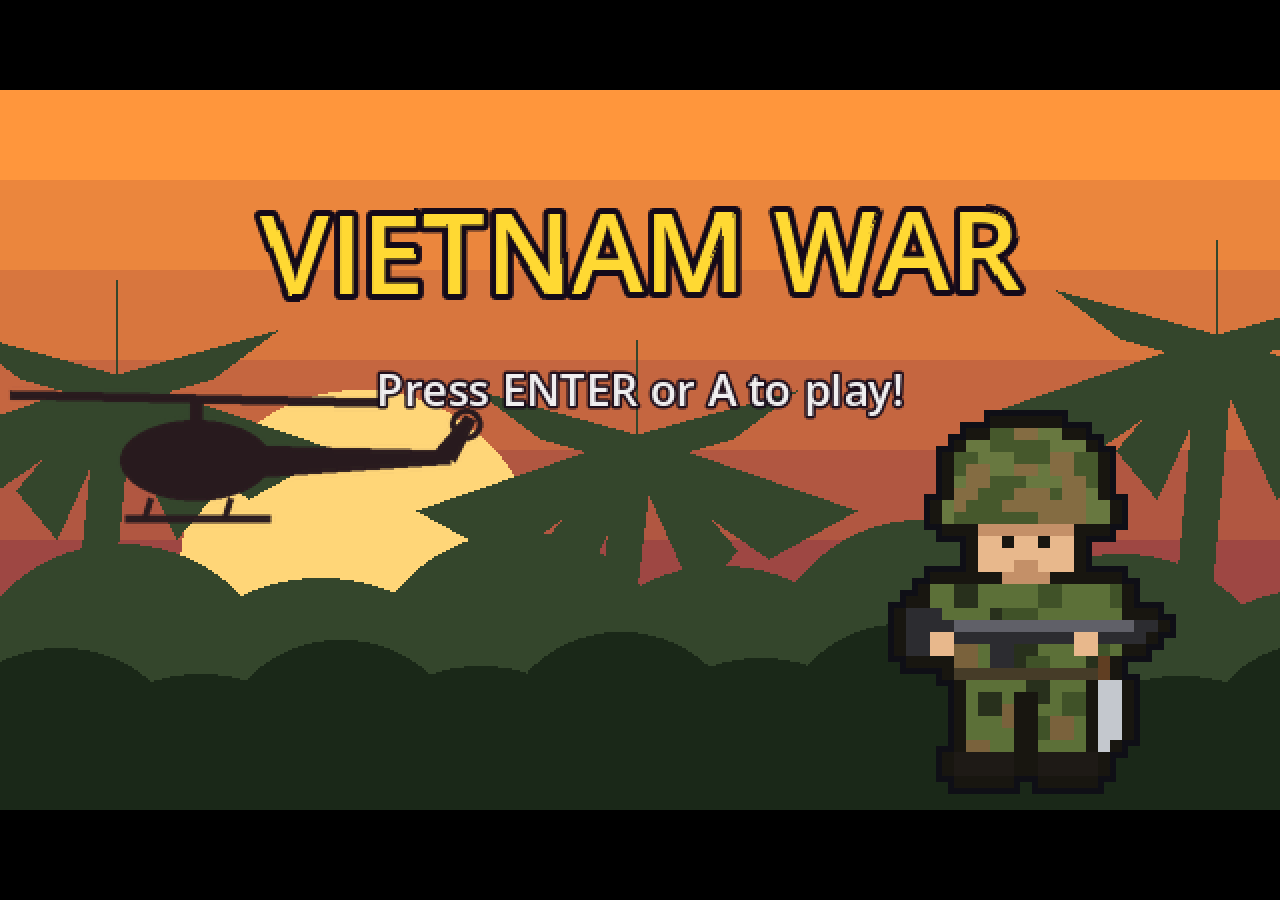
<file: play/vietnam-war/index.html>
<!DOCTYPE html>
<html lang="en">
	<head>
		<!-- Game Coop loading screen: the page shell for every game's Godot Web export
		     (export_presets.cfg -> html/custom_html_shell). Based on Godot 4.7's default godot.html. -->
		<meta charset="utf-8">
		<meta name="viewport" content="width=device-width, user-scalable=no, initial-scale=1.0">
		<title>Vietnam War · Game Coop</title>
		<link rel="preconnect" href="https://fonts.googleapis.com">
		<link rel="preconnect" href="https://fonts.gstatic.com" crossorigin>
		<link rel="stylesheet" href="https://fonts.googleapis.com/css2?family=Bricolage+Grotesque:opsz,wght@12..96,800&family=Instrument+Sans:wght@500;600&display=swap">
		<style>
:root {
	--bg: #0f0e0b;
	--panel: #1a1814;
	--line: #2e2a23;
	--text: #f6f0e1;
	--muted: #a39a87;
	--yolk: #ffc629;
	--ease: cubic-bezier(.2, .8, .2, 1);
}

html, body, #canvas {
	margin: 0;
	padding: 0;
	border: 0;
}

body {
	color: var(--text);
	background-color: #000;
	overflow: hidden;
	touch-action: none;
	font-family: "Instrument Sans", system-ui, -apple-system, sans-serif;
}

#canvas {
	display: block;
}

#canvas:focus {
	outline: none;
}

/* ---------- The loading screen ---------- */

#status {
	position: absolute;
	inset: 0;
	z-index: 1;
	display: flex;
	flex-direction: column;
	align-items: center;
	justify-content: center;
	gap: clamp(14px, 3vh, 26px);
	padding: 16px;
	background:
		radial-gradient(60vmax 40vmax at 50% 0%, rgba(255, 198, 41, .14), transparent 70%),
		url("data:image/svg+xml,%3Csvg xmlns='http://www.w3.org/2000/svg' width='56' height='100'%3E%3Cpath d='M28 66L0 50V16L28 0l28 16v34L28 66v34' fill='none' stroke='%23f6f0e1' stroke-opacity='.05' stroke-width='1'/%3E%3C/svg%3E"),
		var(--bg);
	visibility: hidden;
	transition: opacity .45s ease;
}

#status.done {
	opacity: 0;
	pointer-events: none;
}

.wordmark {
	display: flex;
	align-items: center;
	gap: .22em;
	margin: 0;
	font-family: "Bricolage Grotesque", "Arial Black", system-ui, sans-serif;
	font-weight: 800;
	font-size: clamp(22px, 5vh, 40px);
	line-height: 1;
	letter-spacing: -.045em;
}

.coop { display: inline-flex; align-items: center; }

.eye {
	position: relative;
	display: inline-block;
	width: .74em;
	height: .74em;
	margin: 0 .025em;
	border-radius: 50%;
	background: var(--yolk);
	overflow: hidden;
	animation: blink 4.2s infinite;
}

.eye + .eye { animation-delay: .02s; }

.pupil {
	position: absolute;
	top: 27%;
	left: 27%;
	width: 46%;
	height: 46%;
	border-radius: 50%;
	background: var(--bg);
	animation: look 3.2s var(--ease) infinite;
}

.pupil::after {
	content: "";
	position: absolute;
	top: 16%;
	left: 18%;
	width: 26%;
	height: 26%;
	border-radius: 50%;
	background: var(--text);
}

.cover {
	width: clamp(110px, 30vh, 220px);
	aspect-ratio: 1;
	border-radius: 22%;
	object-fit: cover;
	box-shadow: 0 0 0 1px var(--line), 0 30px 70px -20px rgba(255, 198, 41, .35);
	animation: bob 2.4s ease-in-out infinite;
}

.title {
	margin: 0;
	font-family: "Bricolage Grotesque", "Arial Black", system-ui, sans-serif;
	font-weight: 800;
	font-size: clamp(22px, 4.6vh, 36px);
	letter-spacing: -.025em;
	text-align: center;
}

.loader {
	display: flex;
	flex-direction: column;
	align-items: center;
	gap: 10px;
	width: min(340px, 80vw);
}

.bar {
	width: 100%;
	height: 10px;
	overflow: hidden;
	border-radius: 999px;
	background: var(--panel);
	box-shadow: inset 0 0 0 1px var(--line);
}

.fill {
	width: 0;
	height: 100%;
	border-radius: inherit;
	background: var(--yolk);
	transition: width .25s ease;
}

.bar.waiting .fill {
	width: 30%;
	animation: slide 1.1s ease-in-out infinite;
}

.label {
	color: var(--muted);
	font-size: 14px;
	font-weight: 600;
	font-variant-numeric: tabular-nums;
}

#status-notice {
	display: none;
	max-width: 30em;
	padding: 14px 18px;
	border: 1px solid #9b3943;
	border-radius: 12px;
	background: #3a1f24;
	color: #f3dcdc;
	font-size: 15px;
	line-height: 1.4;
	text-align: center;
}

#status.failed .loader { display: none; }
#status.failed #status-notice { display: block; }

@keyframes look {
	0%, 18% { transform: translate(-30%, 10%); }
	30%, 55% { transform: translate(30%, 10%); }
	68%, 100% { transform: translate(-30%, 10%); }
}

@keyframes blink {
	0%, 92%, 100% { transform: none; }
	95% { transform: scaleY(.08); }
}

@keyframes bob {
	0%, 100% { transform: translateY(0); }
	50% { transform: translateY(-6px); }
}

@keyframes slide {
	from { transform: translateX(-100%); }
	to { transform: translateX(340%); }
}

@media (prefers-reduced-motion: reduce) {
	*, *::before, *::after { animation: none !important; transition: none !important; }
}
		</style>
		<link id="-gd-engine-icon" rel="icon" type="image/png" href="index.icon.png" />
<link rel="apple-touch-icon" href="index.apple-touch-icon.png"/>

	</head>
	<body>
		<canvas id="canvas">
			Your browser does not support the canvas tag.
		</canvas>

		<noscript>
			Your browser does not support JavaScript.
		</noscript>

		<div id="status">
			<p class="wordmark" aria-label="Game Coop">
				<span aria-hidden="true">GAME</span>
				<span class="coop" aria-hidden="true">C<span class="eye"><span class="pupil"></span></span><span class="eye"><span class="pupil"></span></span>P</span>
			</p>
			<img class="cover" src="index.icon.png" alt="" onerror="this.remove()">
			<h1 class="title">Vietnam War</h1>
			<div class="loader" role="status" aria-live="polite">
				<div class="bar waiting" id="status-bar"><div class="fill" id="status-fill"></div></div>
				<span class="label" id="status-label">Hatching…</span>
			</div>
			<div id="status-notice"></div>
		</div>

		<script src="index.js"></script>
		<script>
const GODOT_CONFIG = {"args":[],"canvasResizePolicy":2,"emscriptenPoolSize":8,"ensureCrossOriginIsolationHeaders":true,"executable":"index","experimentalVK":false,"fileSizes":{"index.pck":989552,"index.wasm":39514754},"focusCanvas":true,"gdextensionLibs":[],"godotPoolSize":4};
const GODOT_THREADS_ENABLED = false;
const engine = new Engine(GODOT_CONFIG);

(function () {
	const statusOverlay = document.getElementById('status');
	const statusBar = document.getElementById('status-bar');
	const statusFill = document.getElementById('status-fill');
	const statusLabel = document.getElementById('status-label');
	const statusNotice = document.getElementById('status-notice');

	let initializing = true;

	function showLoading() {
		statusOverlay.style.visibility = 'visible';
	}

	function hideLoading() {
		initializing = false;
		statusFill.style.width = '100%';
		statusLabel.textContent = 'Hatched!';
		statusOverlay.classList.add('done');
		setTimeout(() => statusOverlay.remove(), 500);
	}

	function setStatusNotice(text) {
		while (statusNotice.lastChild) {
			statusNotice.removeChild(statusNotice.lastChild);
		}
		text.split('\n').forEach((line) => {
			statusNotice.appendChild(document.createTextNode(line));
			statusNotice.appendChild(document.createElement('br'));
		});
	}

	function displayFailureNotice(err) {
		console.error(err);
		if (err instanceof Error) {
			setStatusNotice(err.message);
		} else if (typeof err === 'string') {
			setStatusNotice(err);
		} else {
			setStatusNotice('Something went wrong loading the game. Try reloading the page.');
		}
		statusOverlay.style.visibility = 'visible';
		statusOverlay.classList.add('failed');
		initializing = false;
	}

	const missing = Engine.getMissingFeatures({
		threads: GODOT_THREADS_ENABLED,
	});

	if (missing.length !== 0) {
		displayFailureNotice('This browser can\'t run the game. It is missing:\n' + missing.join('\n'));
		return;
	}

	showLoading();
	engine.startGame({
		'onProgress': function (current, total) {
			if (!initializing) {
				return;
			}
			if (current > 0 && total > 0) {
				const percent = Math.min(100, Math.round((current / total) * 100));
				statusBar.classList.remove('waiting');
				statusFill.style.width = percent + '%';
				statusLabel.textContent = 'Hatching… ' + percent + '%';
			} else {
				statusBar.classList.add('waiting');
			}
		},
	}).then(hideLoading, displayFailureNotice);
}());
		</script>
	</body>
</html>
</file>
<file: styles.css>
@property --glow {
  syntax: "<color>";
  inherits: true;
  initial-value: #ffc629;
}

:root {
  --bg: #0f0e0b;
  --panel: #1a1814;
  --line: #2e2a23;
  --text: #f6f0e1;
  --muted: #a39a87;
  --yolk: #ffc629;
  --display: "Bricolage Grotesque", "Arial Black", system-ui, sans-serif;
  --body: "Instrument Sans", system-ui, -apple-system, sans-serif;
  --glow: #ffc629;
  --mx: 50vw;
  --my: 30vh;
  --ease: cubic-bezier(.2, .8, .2, 1);
  transition: --glow .5s ease;
}

* { box-sizing: border-box; }
[hidden] { display: none !important; }

body {
  margin: 0;
  background: var(--bg);
  color: var(--text);
  font-family: var(--body);
  font-size: 16px;
  line-height: 1.5;
  overflow-x: hidden;
  -webkit-font-smoothing: antialiased;
}

/* ---------- Background: a soft glow and chicken wire that lights up near the cursor ---------- */

.glow, .wire {
  position: fixed;
  inset: 0;
  pointer-events: none;
  z-index: -1;
}

.glow {
  background: radial-gradient(70vmax 50vmax at 50% -10%, color-mix(in srgb, var(--glow) 24%, transparent), transparent 70%);
}

.wire {
  background-image: url("data:image/svg+xml,%3Csvg xmlns='http://www.w3.org/2000/svg' width='56' height='100'%3E%3Cpath d='M28 66L0 50V16L28 0l28 16v34L28 66v34' fill='none' stroke='%23f6f0e1' stroke-width='1'/%3E%3C/svg%3E");
  opacity: .035;
}

.wire-lit {
  opacity: .34;
  -webkit-mask-image: radial-gradient(240px at var(--mx) var(--my), #000, transparent);
  mask-image: radial-gradient(240px at var(--mx) var(--my), #000, transparent);
}

/* ---------- Hero ---------- */

.hero {
  max-width: 1320px;
  margin: 0 auto;
  padding: clamp(36px, 6vw, 72px) clamp(16px, 3vw, 32px) clamp(20px, 3vw, 32px);
}

.wordmark {
  display: flex;
  justify-content: space-between;
  gap: 0 .2em;
  margin: 0;
  font-family: var(--display);
  font-weight: 800;
  flex-wrap: nowrap;
  align-items: center;
  font-size: min(12.4vw, 176px);
  line-height: .95;
  letter-spacing: -.045em;
  animation: rise .8s var(--ease) both;
}

.coop {
  display: inline-flex;
  align-items: center;
}

/* The mascot: a rooster silhouette in sunglasses between GAME and COOP. It leans toward the cursor. */
.mascot {
  flex: none;
  color: var(--text);
  width: auto;
  height: 1.24em;
  margin: -.2em 0 -.04em;
  overflow: visible;
  transform: rotate(var(--lean, -5deg));
  transform-origin: 50% 90%;
  transition: transform .4s var(--ease);
  cursor: pointer;
}

.mascot .chick, .mascot > path, .mascot > g {
  transform-box: view-box;
  transform-origin: 50% 100%;
}

.mascot:hover { animation: strut .5s ease-in-out 2; }

.mascot .glint {
  transform-box: view-box;
  animation: glint 4.5s 1.2s ease-in-out infinite;
}

@keyframes strut {
  0%, 100% { transform: translateY(0) rotate(0); }
  30% { transform: translateY(-6%) rotate(-6deg); }
  70% { transform: translateY(-6%) rotate(6deg); }
}

@keyframes glint {
  0%, 70% { transform: translateX(-14px); }
  85%, 100% { transform: translateX(22px); }
}

.eye {
  position: relative;
  display: inline-block;
  width: .74em;
  height: .74em;
  margin: 0 .025em;
  border-radius: 50%;
  background: var(--yolk);
  overflow: hidden;
  transition: transform .09s ease-in;
}

.eye.blink { transform: scaleY(.06); }

.pupil {
  position: absolute;
  top: 50%;
  left: 50%;
  width: 46%;
  height: 46%;
  margin: -23% 0 0 -23%;
  border-radius: 50%;
  background: var(--bg);
  will-change: transform;
}

.pupil::after {
  content: "";
  position: absolute;
  top: 16%;
  left: 18%;
  width: 26%;
  height: 26%;
  border-radius: 50%;
  background: var(--text);
}

.tagline {
  max-width: 34em;
  margin: clamp(14px, 2vw, 24px) 0 0;
  color: var(--muted);
  font-size: clamp(17px, 1.7vw, 21px);
  line-height: 1.4;
  animation: rise .8s .08s var(--ease) both;
}

/* ---------- Genre filter ---------- */

.filters {
  position: sticky;
  top: 0;
  z-index: 10;
  max-width: 1320px;
  margin: 0 auto;
  padding: 12px clamp(16px, 3vw, 32px);
  background: linear-gradient(var(--bg) 72%, transparent);
}

.chips {
  position: relative;
  display: flex;
  gap: 4px;
  width: fit-content;
  max-width: 100%;
  padding: 4px;
  overflow-x: auto;
  scrollbar-width: none;
  background: var(--panel);
  border: 1px solid var(--line);
  border-radius: 999px;
}

.chips::-webkit-scrollbar { display: none; }

.chip {
  position: relative;
  z-index: 1;
  flex: none;
  display: inline-flex;
  align-items: baseline;
  gap: 7px;
  min-height: 40px;
  padding: 8px 16px;
  border: 0;
  border-radius: 999px;
  background: none;
  color: var(--muted);
  font: 600 15px/1.5 var(--body);
  cursor: pointer;
  transition: color .2s;
}

.chip:hover { color: var(--text); }
.chip[aria-pressed="true"] { color: var(--bg); }
.chip:focus-visible { outline: 2px solid var(--text); outline-offset: 1px; }
.chip small { font-size: 12px; font-weight: 500; opacity: .7; font-variant-numeric: tabular-nums; }

.chip-marker {
  position: absolute;
  top: 4px;
  bottom: 4px;
  left: 0;
  width: 0;
  border-radius: 999px;
  background: var(--yolk);
  transition: transform .35s var(--ease), width .35s var(--ease);
}

/* ---------- Grid of games ---------- */

.grid {
  display: grid;
  grid-template-columns: repeat(3, minmax(0, 1fr));
  gap: clamp(18px, 2.4vw, 32px);
  max-width: 1320px;
  margin: 0 auto;
  padding: 12px clamp(16px, 3vw, 32px) 72px;
  perspective: 1400px;
}

@media (max-width: 960px) { .grid { grid-template-columns: repeat(2, minmax(0, 1fr)); } }
@media (max-width: 580px) { .grid { grid-template-columns: minmax(0, 1fr); } }

.card {
  --tx: 0deg;
  --ty: 0deg;
  --sx: 50%;
  --sy: 50%;
  display: flex;
  flex-direction: column;
  min-width: 0;
  animation: rise .7s calc(var(--i) * 55ms + .12s) var(--ease) both;
  transition: filter .35s ease;
}

/* Hovering Lights Out Arcade turns the lights out on every other game. */
body:has(.card.flashlight:hover) .card:not(.flashlight) { filter: brightness(.22) saturate(.6); }

.cover {
  position: relative;
  aspect-ratio: 5 / 4;
  overflow: hidden;
  border-radius: 22px;
  background: var(--panel);
  border: 1px solid var(--line);
  transform: rotateX(var(--tx)) rotateY(var(--ty));
  transform-style: preserve-3d;
  transition: transform .5s var(--ease), box-shadow .35s ease, border-color .35s ease;
}

.card:hover .cover, .card:focus-within .cover {
  border-color: color-mix(in srgb, var(--c) 70%, transparent);
  box-shadow: 0 24px 70px -18px color-mix(in srgb, var(--c) 62%, transparent);
}

.card.tilting .cover { transition: box-shadow .35s ease, border-color .35s ease; }

/* A blurred copy of the art fills the tile; the sharp art floats on top. */
.cover-blur {
  position: absolute;
  inset: -22%;
  width: 144%;
  height: 144%;
  object-fit: cover;
  filter: blur(36px) saturate(1.5) brightness(.62);
}

.cover-art {
  position: absolute;
  top: 50%;
  left: 50%;
  height: 80%;
  aspect-ratio: 1;
  object-fit: cover;
  translate: -50% -50%;
  border-radius: 21%;
  box-shadow: 0 20px 40px -12px rgba(0, 0, 0, .65);
  transition: scale .5s var(--ease);
}

.card:hover .cover-art { scale: 1.06; }

.cover.full-art .cover-art {
  height: 100%;
  width: 100%;
  border-radius: 0;
  box-shadow: none;
}

/* A shine that follows the cursor. */
.cover::after {
  content: "";
  position: absolute;
  inset: 0;
  background: radial-gradient(380px at var(--sx) var(--sy), rgba(255, 255, 255, .15), transparent 70%);
  opacity: 0;
  transition: opacity .3s;
  pointer-events: none;
}

.card:hover .cover::after { opacity: 1; }

/* Lights Out Arcade: the cursor is a flashlight on the clown. */
.cover-lit { display: none; }

@media (hover: hover) {
  .flashlight .cover-art { filter: brightness(.8); }

  .flashlight .cover-lit {
    display: block;
    filter: brightness(2.6) contrast(1.05);
    -webkit-mask-image: radial-gradient(130px at var(--lx, -200px) var(--ly, -200px), #000 30%, transparent);
    mask-image: radial-gradient(130px at var(--lx, -200px) var(--ly, -200px), #000 30%, transparent);
    opacity: 0;
    transition: scale .5s var(--ease), opacity .25s;
    box-shadow: none;
  }

  .flashlight:hover .cover-lit { opacity: 1; }
  .flashlight .cover::after { display: none; }
}

.info {
  display: flex;
  flex-direction: column;
  flex: 1;
  padding: 16px 4px 0;
}

.title {
  margin: 0;
  font-family: var(--display);
  font-weight: 800;
  font-size: clamp(25px, 2.5vw, 33px);
  line-height: 1.05;
  letter-spacing: -.025em;
  text-wrap: balance;
}

.meta {
  display: flex;
  flex-wrap: wrap;
  align-items: center;
  gap: 4px 10px;
  margin: 9px 0 0;
  color: var(--muted);
  font-size: 14px;
  font-weight: 500;
}

.tag {
  padding: 1px 9px;
  border-radius: 999px;
  color: var(--c);
  background: color-mix(in srgb, var(--c) 15%, transparent);
  font-weight: 600;
}

.flashlight .tag { color: #ff7b75; }

.blurb {
  margin: 9px 0 16px;
  color: var(--muted);
  font-size: 15px;
  line-height: 1.45;
  text-wrap: pretty;
}

.action {
  display: flex;
  align-items: center;
  justify-content: center;
  min-height: 44px;
  margin-top: auto;
  padding: 8px 16px;
  border-radius: 12px;
  font-weight: 600;
  font-size: 15px;
  text-decoration: none;
}

.action.soon {
  color: var(--muted);
  border: 1px dashed var(--line);
}

.action.download {
  color: var(--bg);
  background: var(--yolk);
  transition: background .2s, translate .2s;
}

.action.download:hover { background: var(--text); translate: 0 -1px; }
.action.download:focus-visible { outline: 2px solid var(--text); outline-offset: 2px; }

.info > .action.play + .action { margin-top: 8px; }

.action.play {
  gap: 10px;
  border: 0;
  color: var(--bg);
  background: var(--yolk);
  font-family: var(--body);
  cursor: pointer;
  transition: background .2s, translate .2s;
}

.action.play:hover { background: var(--text); translate: 0 -1px; }
.action.play:focus-visible { outline: 2px solid var(--text); outline-offset: 2px; }

.play-icon {
  width: 0;
  height: 0;
  border-style: solid;
  border-width: 6px 0 6px 10px;
  border-color: transparent transparent transparent currentColor;
}

.cover.clickable { cursor: pointer; }

.badge {
  position: absolute;
  top: 12px;
  left: 12px;
  padding: 4px 11px;
  border-radius: 999px;
  background: var(--yolk);
  color: var(--bg);
  font-size: 13px;
  font-weight: 600;
  box-shadow: 0 6px 18px -6px rgba(0, 0, 0, .6);
}

/* ---------- Game player window ---------- */

.player {
  width: min(1180px, calc(100vw - 32px));
  max-width: none;
  max-height: calc(100vh - 32px);
  padding: 0;
  overflow: hidden;
  border: 1px solid color-mix(in srgb, var(--c, var(--yolk)) 55%, var(--line));
  border-radius: 20px;
  background: #000;
  color: var(--text);
  box-shadow: 0 40px 120px -20px color-mix(in srgb, var(--c, var(--yolk)) 45%, transparent);
}

.player[open] { animation: pop .35s var(--ease) both; }

.player::backdrop {
  background: rgba(8, 7, 5, .82);
  backdrop-filter: blur(6px);
}

.player-bar {
  display: flex;
  align-items: center;
  gap: 10px;
  padding: 10px 12px 10px 18px;
  background: var(--panel);
  border-bottom: 1px solid var(--line);
}

.player-title {
  margin: 0;
  font-family: var(--display);
  font-weight: 800;
  font-size: 20px;
  letter-spacing: -.02em;
}

.player-hint {
  flex: 1;
  min-width: 0;
  color: var(--muted);
  font-size: 13px;
  white-space: nowrap;
  overflow: hidden;
  text-overflow: ellipsis;
}

.player-btn {
  flex: none;
  min-height: 36px;
  padding: 6px 14px;
  border: 1px solid var(--line);
  border-radius: 10px;
  background: none;
  color: var(--text);
  font: 600 14px/1 var(--body);
  cursor: pointer;
}

.player-btn:hover { background: var(--line); }
.player-btn:focus-visible { outline: 2px solid var(--text); outline-offset: 1px; }

.player-frame {
  display: block;
  width: 100%;
  aspect-ratio: 16 / 9;
  max-height: calc(100vh - 32px - 58px);
  border: 0;
  background: #000;
}

@media (max-width: 580px) {
  .player-hint { display: none; }
  .player-title { flex: 1; }
}

@keyframes pop {
  from { opacity: 0; transform: scale(.96); }
  to { opacity: 1; transform: none; }
}

/* ---------- Footer ---------- */

.footer {
  display: flex;
  flex-wrap: wrap;
  justify-content: space-between;
  gap: 4px 24px;
  max-width: 1320px;
  margin: 0 auto;
  padding: 22px clamp(16px, 3vw, 32px) 36px;
  color: var(--muted);
  font-size: 14px;
  border-top: 1px solid var(--line);
}

.footer span:first-child {
  color: var(--text);
  font-family: var(--display);
  font-weight: 800;
}

/* ---------- Motion ---------- */

@keyframes rise {
  from { opacity: 0; transform: translateY(22px); }
  to { opacity: 1; transform: none; }
}

::view-transition-group(*) {
  animation-duration: .45s;
  animation-timing-function: var(--ease);
}

@media (prefers-reduced-motion: reduce) {
  *, *::before, *::after {
    animation: none !important;
    transition: none !important;
  }
}
</file>
